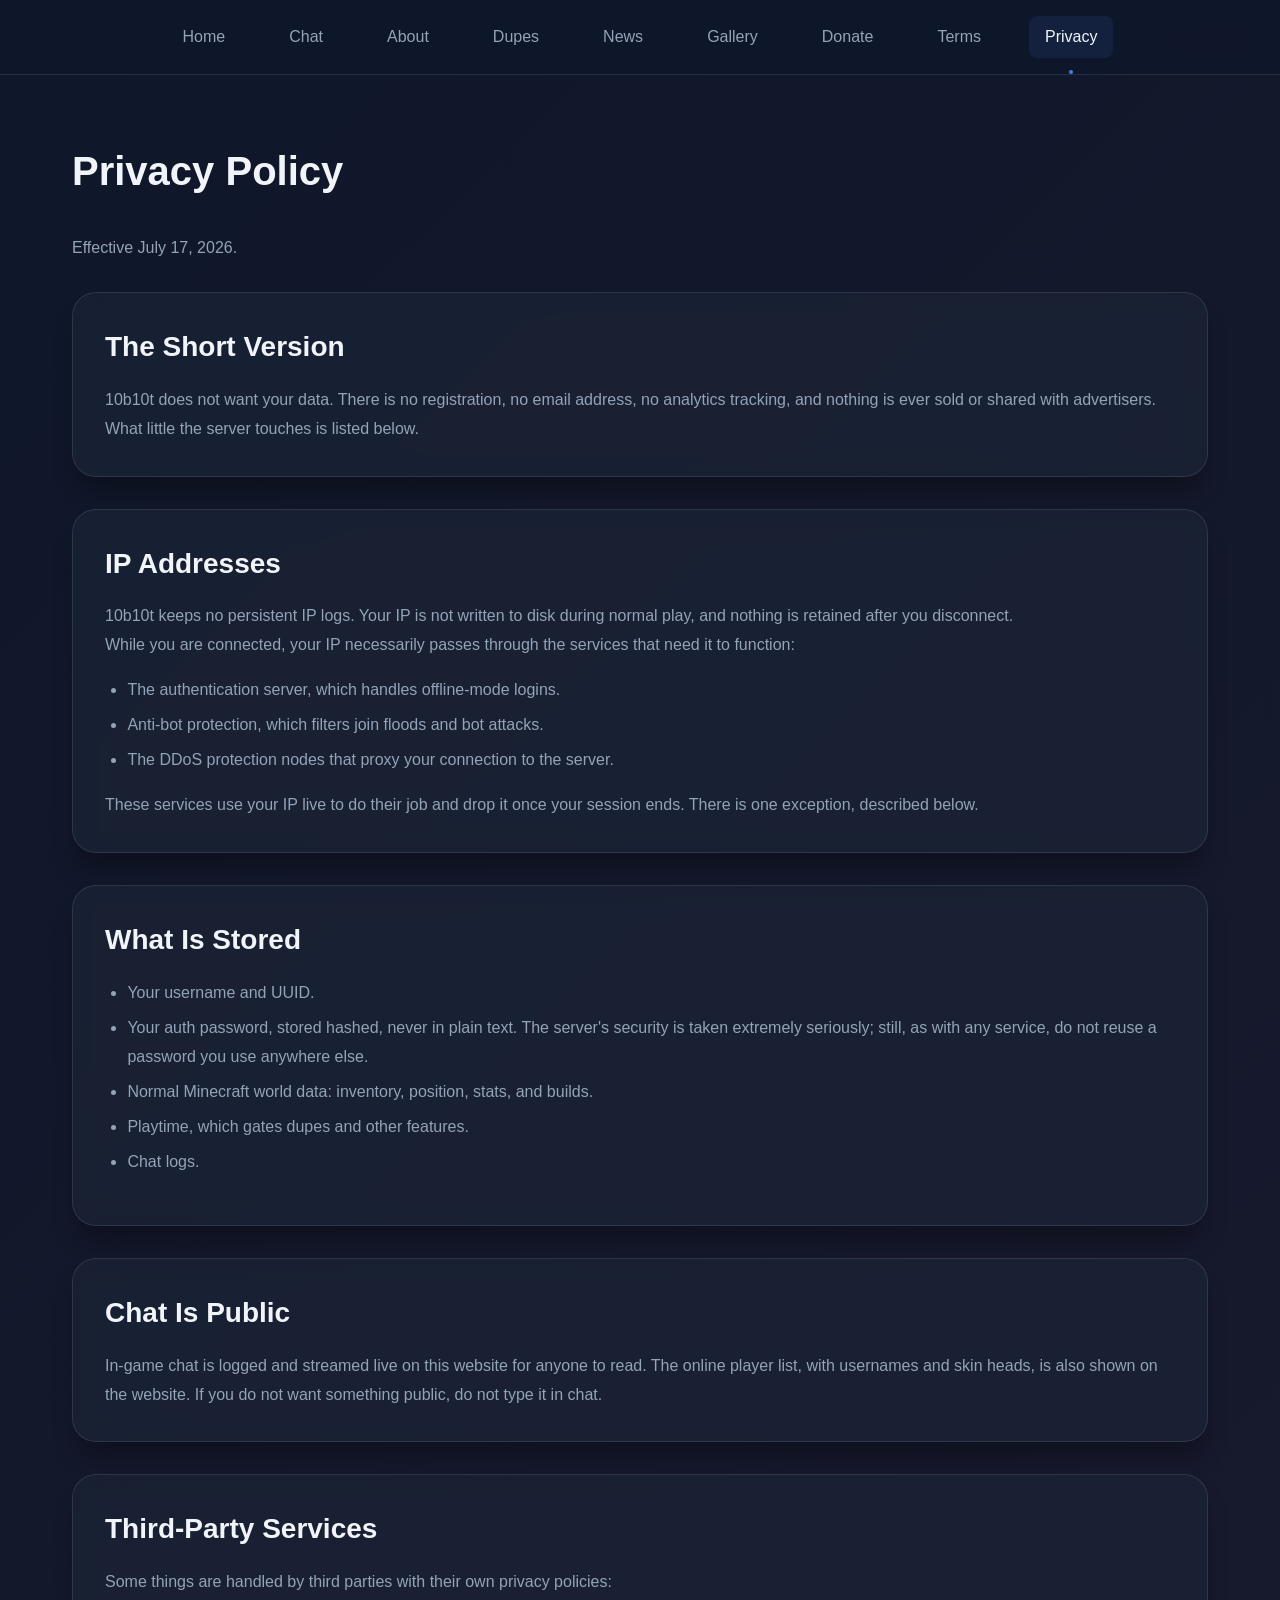
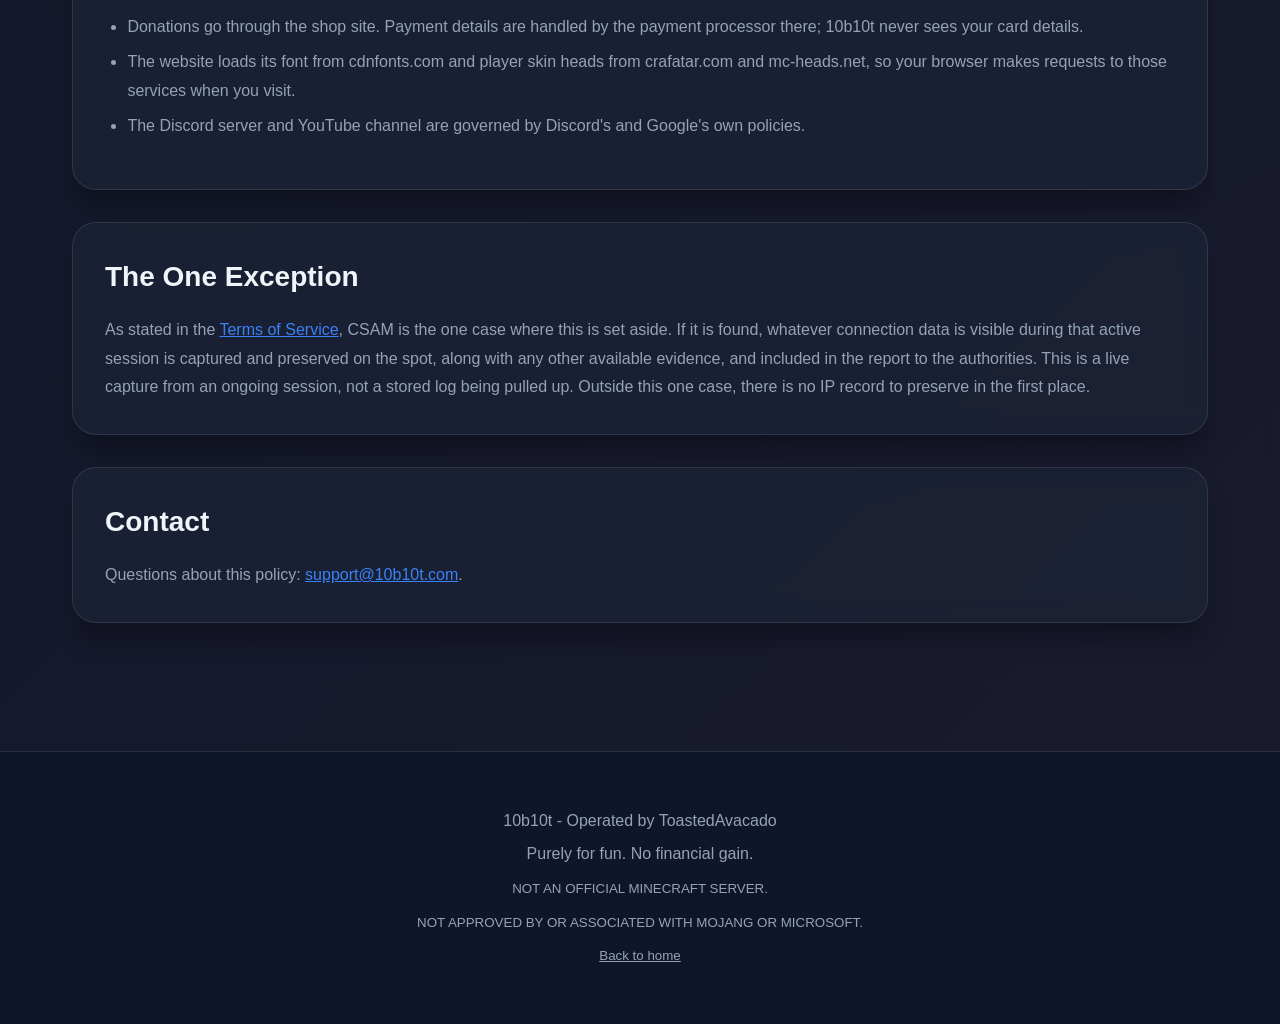
<file: privacy.html>
<!DOCTYPE html>
<html lang="en">
<head>
    <meta charset="UTF-8">
    <meta name="viewport" content="width=device-width, initial-scale=1.0">
    <title>Privacy Policy - 10b10t</title>
    <meta name="description" content="Privacy Policy for 10b10t, a Minecraft anarchy server">
    <link rel="icon" type="image/x-icon" href="images/favicon.ico">
    <link href="https://fonts.cdnfonts.com/css/minecraft-4" rel="stylesheet">
    <link href="style.css" rel="stylesheet">
</head>
<body>
    <!-- Navigation -->
    <nav class="navbar">
        <div class="nav-container">
            <a href="index.html#home" class="nav-link">Home</a>
            <a href="index.html#chat" class="nav-link">Chat</a>
            <a href="index.html#about" class="nav-link">About</a>
            <a href="index.html#dupes" class="nav-link">Dupes</a>
            <a href="index.html#news" class="nav-link">News</a>
            <a href="index.html#gallery" class="nav-link">Gallery</a>
            <a href="index.html#donate" class="nav-link">Donate</a>
            <a href="terms.html" class="nav-link">Terms</a>
            <a href="privacy.html" class="nav-link active">Privacy</a>
        </div>
    </nav>

    <!-- Main Content -->
    <main class="container">
        <section class="section">
            <h2 class="section-title">Privacy Policy</h2>
            <p class="terms-updated">Effective July 17, 2026.</p>

            <div class="card terms-card">
                <h2>The Short Version</h2>
                <p>10b10t does not want your data. There is no registration, no email address, no analytics tracking, and nothing is ever sold or shared with advertisers. What little the server touches is listed below.</p>
            </div>

            <div class="card terms-card">
                <h2>IP Addresses</h2>
                <p>10b10t keeps no persistent IP logs. Your IP is not written to disk during normal play, and nothing is retained after you disconnect.</p>
                <p>While you are connected, your IP necessarily passes through the services that need it to function:</p>
                <ul>
                    <li>The authentication server, which handles offline-mode logins.</li>
                    <li>Anti-bot protection, which filters join floods and bot attacks.</li>
                    <li>The DDoS protection nodes that proxy your connection to the server.</li>
                </ul>
                <p>These services use your IP live to do their job and drop it once your session ends. There is one exception, described below.</p>
            </div>

            <div class="card terms-card">
                <h2>What Is Stored</h2>
                <ul>
                    <li>Your username and UUID.</li>
                    <li>Your auth password, stored hashed, never in plain text. The server's security is taken extremely seriously; still, as with any service, do not reuse a password you use anywhere else.</li>
                    <li>Normal Minecraft world data: inventory, position, stats, and builds.</li>
                    <li>Playtime, which gates dupes and other features.</li>
                    <li>Chat logs.</li>
                </ul>
            </div>

            <div class="card terms-card">
                <h2>Chat Is Public</h2>
                <p>In-game chat is logged and streamed live on this website for anyone to read. The online player list, with usernames and skin heads, is also shown on the website. If you do not want something public, do not type it in chat.</p>
            </div>

            <div class="card terms-card">
                <h2>Third-Party Services</h2>
                <p>Some things are handled by third parties with their own privacy policies:</p>
                <ul>
                    <li>Donations go through the shop site. Payment details are handled by the payment processor there; 10b10t never sees your card details.</li>
                    <li>The website loads its font from cdnfonts.com and player skin heads from crafatar.com and mc-heads.net, so your browser makes requests to those services when you visit.</li>
                    <li>The Discord server and YouTube channel are governed by Discord's and Google's own policies.</li>
                </ul>
            </div>

            <div class="card terms-card">
                <h2>The One Exception</h2>
                <p>As stated in the <a href="terms.html">Terms of Service</a>, CSAM is the one case where this is set aside. If it is found, whatever connection data is visible during that active session is captured and preserved on the spot, along with any other available evidence, and included in the report to the authorities. This is a live capture from an ongoing session, not a stored log being pulled up. Outside this one case, there is no IP record to preserve in the first place.</p>
            </div>

            <div class="card terms-card">
                <h2>Contact</h2>
                <p>Questions about this policy: <a href="mailto:support@10b10t.com">support@10b10t.com</a>.</p>
            </div>
        </section>
    </main>

    <!-- Footer -->
    <footer class="footer">
        <div class="footer-content">
            <p>10b10t - Operated by ToastedAvacado</p>
            <p>Purely for fun. No financial gain.</p>
            <p><small>NOT AN OFFICIAL MINECRAFT SERVER.</small></p>
            <p><small>NOT APPROVED BY OR ASSOCIATED WITH MOJANG OR MICROSOFT.</small></p>
            <p><small><a href="index.html">Back to home</a></small></p>
        </div>
    </footer>
</body>
</html>
</file>
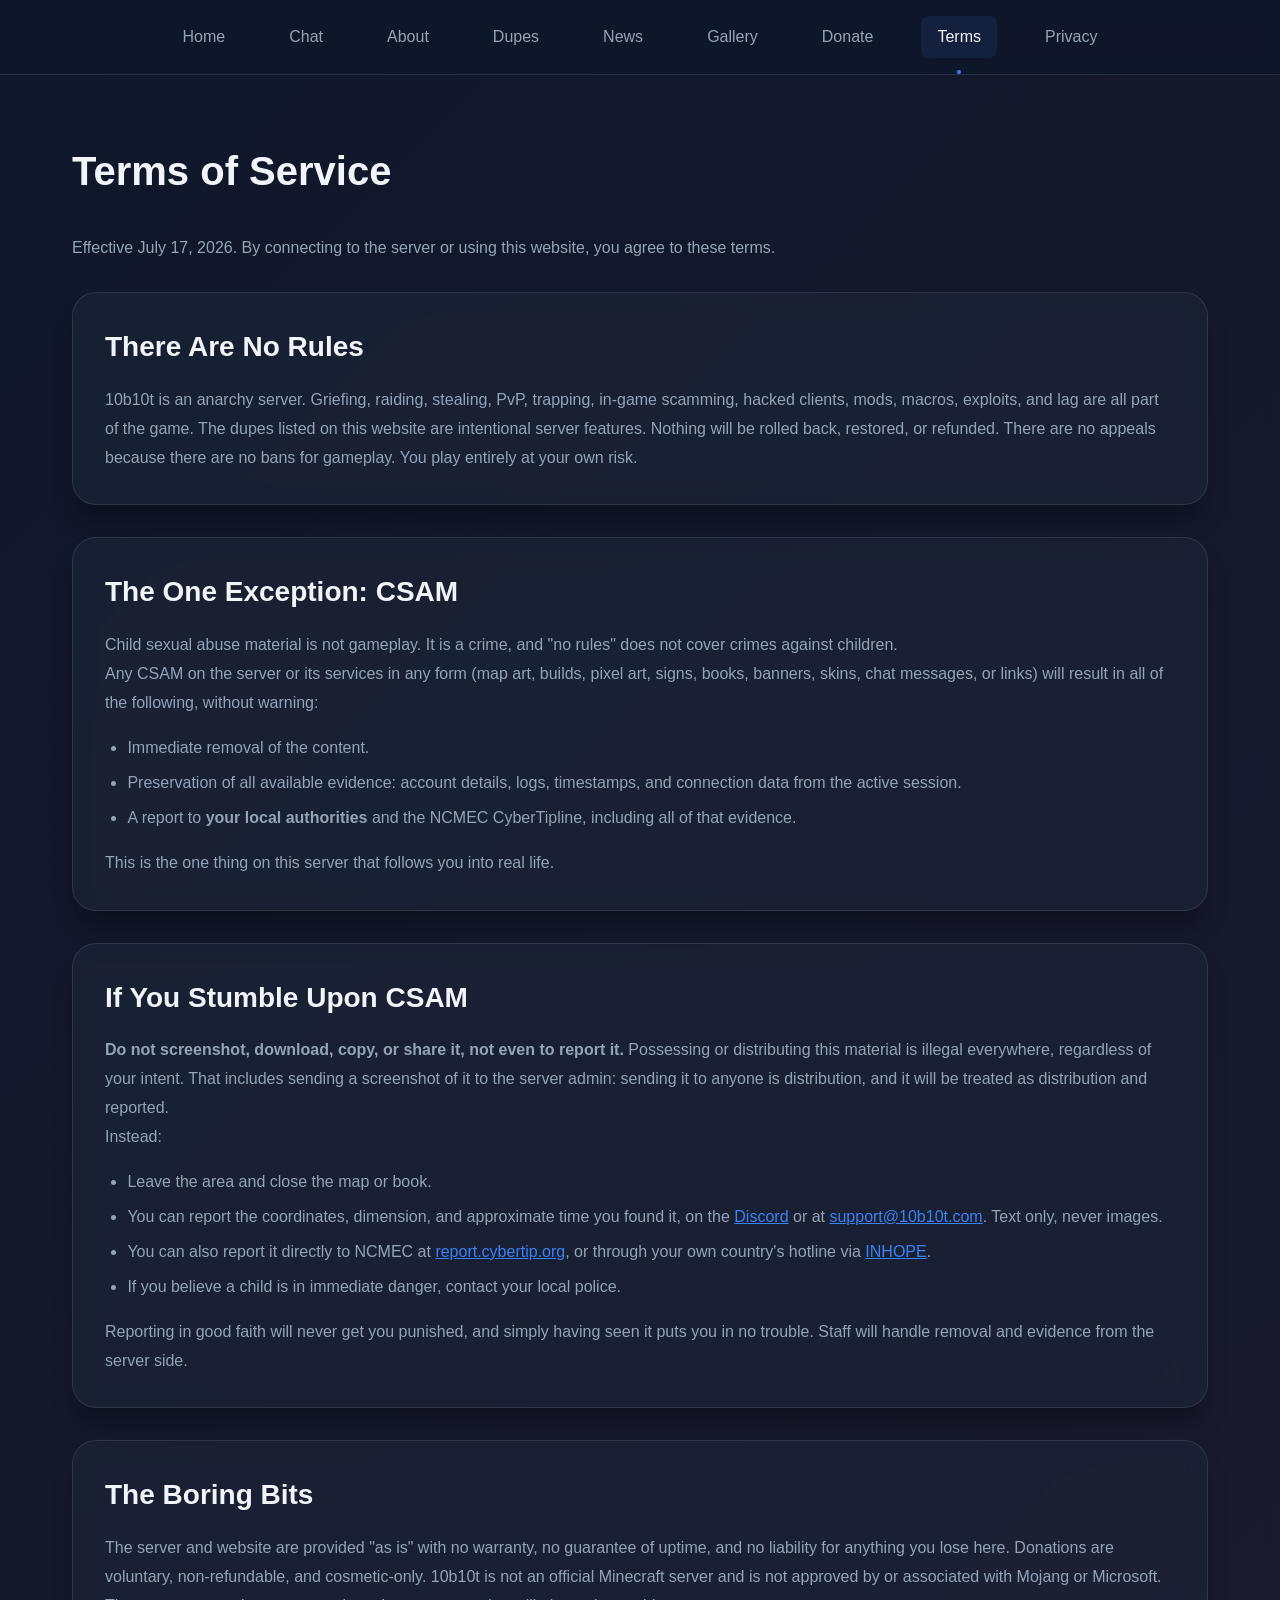
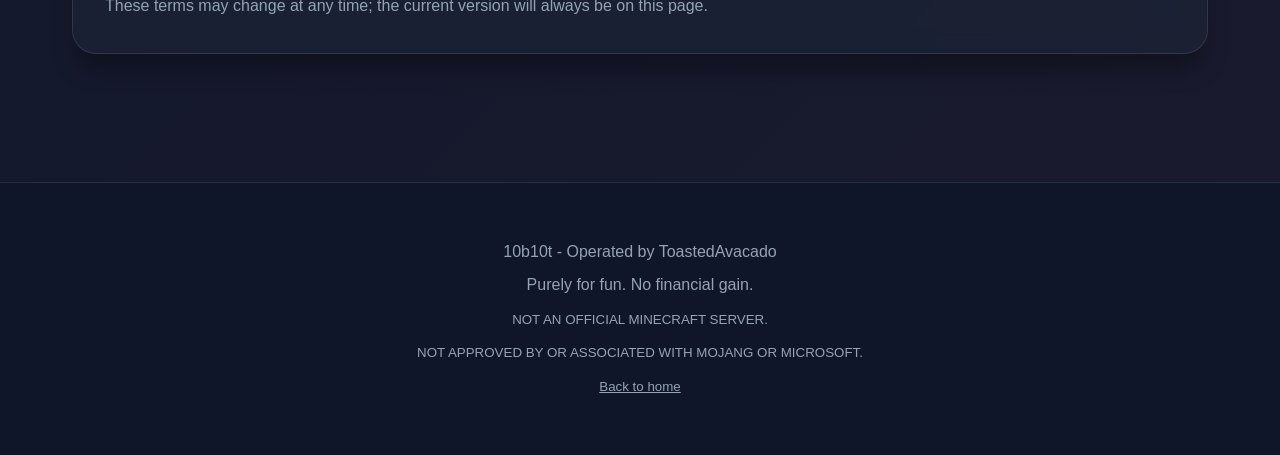
<file: terms.html>
<!DOCTYPE html>
<html lang="en">
<head>
    <meta charset="UTF-8">
    <meta name="viewport" content="width=device-width, initial-scale=1.0">
    <title>Terms of Service - 10b10t</title>
    <meta name="description" content="Terms of Service for 10b10t, a Minecraft anarchy server">
    <link rel="icon" type="image/x-icon" href="images/favicon.ico">
    <link href="https://fonts.cdnfonts.com/css/minecraft-4" rel="stylesheet">
    <link href="style.css" rel="stylesheet">
</head>
<body>
    <!-- Navigation -->
    <nav class="navbar">
        <div class="nav-container">
            <a href="index.html#home" class="nav-link">Home</a>
            <a href="index.html#chat" class="nav-link">Chat</a>
            <a href="index.html#about" class="nav-link">About</a>
            <a href="index.html#dupes" class="nav-link">Dupes</a>
            <a href="index.html#news" class="nav-link">News</a>
            <a href="index.html#gallery" class="nav-link">Gallery</a>
            <a href="index.html#donate" class="nav-link">Donate</a>
            <a href="terms.html" class="nav-link active">Terms</a>
            <a href="privacy.html" class="nav-link">Privacy</a>
        </div>
    </nav>

    <!-- Main Content -->
    <main class="container">
        <section class="section">
            <h2 class="section-title">Terms of Service</h2>
            <p class="terms-updated">Effective July 17, 2026. By connecting to the server or using this website, you agree to these terms.</p>

            <div class="card terms-card">
                <h2>There Are No Rules</h2>
                <p>10b10t is an anarchy server. Griefing, raiding, stealing, PvP, trapping, in-game scamming, hacked clients, mods, macros, exploits, and lag are all part of the game. The dupes listed on this website are intentional server features. Nothing will be rolled back, restored, or refunded. There are no appeals because there are no bans for gameplay. You play entirely at your own risk.</p>
            </div>

            <div class="card terms-card">
                <h2>The One Exception: CSAM</h2>
                <p>Child sexual abuse material is not gameplay. It is a crime, and "no rules" does not cover crimes against children.</p>
                <p>Any CSAM on the server or its services in any form (map art, builds, pixel art, signs, books, banners, skins, chat messages, or links) will result in all of the following, without warning:</p>
                <ul>
                    <li>Immediate removal of the content.</li>
                    <li>Preservation of all available evidence: account details, logs, timestamps, and connection data from the active session.</li>
                    <li>A report to <strong>your local authorities</strong> and the NCMEC CyberTipline, including all of that evidence.</li>
                </ul>
                <p>This is the one thing on this server that follows you into real life.</p>
            </div>

            <div class="card terms-card">
                <h2>If You Stumble Upon CSAM</h2>
                <p><strong>Do not screenshot, download, copy, or share it, not even to report it.</strong> Possessing or distributing this material is illegal everywhere, regardless of your intent. That includes sending a screenshot of it to the server admin: sending it to anyone is distribution, and it will be treated as distribution and reported.</p>
                <p>Instead:</p>
                <ul>
                    <li>Leave the area and close the map or book.</li>
                    <li>You can report the coordinates, dimension, and approximate time you found it, on the <a href="https://discord.gg/RYD6DbWEPs" target="_blank" rel="noopener noreferrer">Discord</a> or at <a href="mailto:support@10b10t.com">support@10b10t.com</a>. Text only, never images.</li>
                    <li>You can also report it directly to NCMEC at <a href="https://report.cybertip.org" target="_blank" rel="noopener noreferrer">report.cybertip.org</a>, or through your own country's hotline via <a href="https://www.inhope.org" target="_blank" rel="noopener noreferrer">INHOPE</a>.</li>
                    <li>If you believe a child is in immediate danger, contact your local police.</li>
                </ul>
                <p>Reporting in good faith will never get you punished, and simply having seen it puts you in no trouble. Staff will handle removal and evidence from the server side.</p>
            </div>

            <div class="card terms-card">
                <h2>The Boring Bits</h2>
                <p>The server and website are provided "as is" with no warranty, no guarantee of uptime, and no liability for anything you lose here. Donations are voluntary, non-refundable, and cosmetic-only. 10b10t is not an official Minecraft server and is not approved by or associated with Mojang or Microsoft. These terms may change at any time; the current version will always be on this page.</p>
            </div>
        </section>
    </main>

    <!-- Footer -->
    <footer class="footer">
        <div class="footer-content">
            <p>10b10t - Operated by ToastedAvacado</p>
            <p>Purely for fun. No financial gain.</p>
            <p><small>NOT AN OFFICIAL MINECRAFT SERVER.</small></p>
            <p><small>NOT APPROVED BY OR ASSOCIATED WITH MOJANG OR MICROSOFT.</small></p>
            <p><small><a href="index.html">Back to home</a></small></p>
        </div>
    </footer>
</body>
</html>
</file>
<file: style.css>
/* Modern Design System - Blue & Gold Theme */
:root {
	--primary: #3b82f6;       /* Blue */
	--primary-dark: #2563eb;  /* Deep Blue */
	--secondary: #fbbf24;    /* Goldish Yellow */
	--success: #10b981;
	--danger: #ef4444;
	--warning: #f59e0b;
	--dark: #0f172a;
	--dark-light: #1e293b;
	--dark-lighter: #334155;
	--text: #f1f5f9;
	--text-muted: #94a3b8;
	--border: rgba(255, 255, 255, 0.1);
	--shadow: 0 20px 25px -5px rgba(0, 0, 0, 0.3);
	--shadow-lg: 0 25px 50px -12px rgba(0, 0, 0, 0.5);
}

* {
	margin: 0;
	padding: 0;
	box-sizing: border-box;
}

html {
	scroll-behavior: smooth;
}

body {
	font-family: -apple-system, BlinkMacSystemFont, 'Segoe UI', Roboto, Oxygen, Ubuntu, Cantarell, sans-serif;
	background: linear-gradient(135deg, var(--dark) 0%, #1a1a2e 100%);
	color: var(--text);
	line-height: 1.6;
	min-height: 100vh;
}

/* Hero Section */
.hero {
	height: 100vh;
	position: relative;
	display: flex;
	align-items: center;
	justify-content: center;
	text-align: center;
	background: url('images/1.png') center/cover no-repeat;
	overflow: hidden;
}

.hero-overlay {
	position: absolute;
	inset: 0;
	background: linear-gradient(135deg, rgba(15, 23, 42, 0.9) 0%, rgba(30, 41, 59, 0.85) 100%);
}

.hero-content {
	position: relative;
	z-index: 2;
	max-width: 800px;
	padding: 2rem;
	display: flex;
	flex-direction: column;
	align-items: center;
}

.hero-title {
	font-size: clamp(4rem, 15vw, 8rem);
	font-weight: 900;
	margin-bottom: 1rem;
	letter-spacing: 0.05em;
	animation: fadeInUp 1s ease;
	line-height: 0.9;
	text-align: left;
	align-self: center;
	font-family: 'Minecraft', monospace;
	text-shadow:
	2px 2px 0px rgba(0, 0, 0, 0.4),
	4px 4px 0px rgba(0, 0, 0, 0.3),
	6px 6px 0px rgba(0, 0, 0, 0.2),
	8px 8px 0px rgba(0, 0, 0, 0.1);
	image-rendering: pixelated;
	-webkit-font-smoothing: none;
	-moz-osx-font-smoothing: grayscale;
}

.hero-title-indent {
	padding-left: 0.1em;
}

.hero-subtitle {
	font-size: clamp(1.25rem, 3vw, 1.75rem);
	color: var(--text-muted);
	margin-bottom: 2rem;
	animation: fadeInUp 1s ease 0.2s both, float 3s ease-in-out infinite;
	white-space: pre-line;
	line-height: 1.3;
	text-align: left;
	align-self: center;
}

.server-ip {
	display: inline-flex;
	align-items: center;
	gap: 1rem;
	background: rgba(59, 130, 246, 0.1);
	backdrop-filter: blur(10px);
	border: 1px solid var(--border);
	padding: 1rem 2rem;
	border-radius: 100px;
	animation: fadeInUp 1s ease 0.4s both;
	box-shadow: var(--shadow);
}

.ip-label {
	color: var(--text-muted);
	font-size: 0.875rem;
	text-transform: uppercase;
	letter-spacing: 0.05em;
}

.ip-address {
	font-size: 1.5rem;
	font-weight: 700;
	color: var(--text);
}

.copy-btn {
	padding: 0.5rem 1.5rem;
	background: var(--primary);
	color: white;
	border: none;
	border-radius: 50px;
	font-weight: 600;
	cursor: pointer;
	transition: all 0.3s;
}

.copy-btn:hover {
	background: var(--primary-dark);
	transform: scale(1.05);
}

.scroll-indicator {
	position: absolute;
	bottom: 2rem;
	left: 50%;
	transform: translateX(-50%);
	font-size: 2rem;
	animation: bounce 2s infinite;
	color: var(--text-muted);
}

/* Navigation */
.navbar {
	position: sticky;
	top: 0;
	z-index: 100;
	background: rgba(15, 23, 42, 0.95);
	backdrop-filter: blur(10px);
	border-bottom: 1px solid var(--border);
}

.nav-container {
	max-width: 1200px;
	margin: 0 auto;
	padding: 1rem 2rem;
	display: flex;
	gap: 2rem;
	justify-content: center;
}

.nav-link {
	color: var(--text-muted);
	text-decoration: none;
	font-weight: 500;
	padding: 0.5rem 1rem;
	border-radius: 8px;
	transition: all 0.3s;
	position: relative;
}

.nav-link:hover,
.nav-link.active {
	color: var(--text);
	background: rgba(59, 130, 246, 0.1);
}

.nav-link.active::after {
	content: '';
	position: absolute;
	bottom: -1rem;
	left: 50%;
	transform: translateX(-50%);
	width: 4px;
	height: 4px;
	background: var(--primary);
	border-radius: 50%;
}

/* Container */
.container {
	max-width: 1200px;
	margin: 0 auto;
	padding: 4rem 2rem;
}

.section {
	margin-bottom: 4rem;
}

.section-title {
	font-size: 2.5rem;
	margin-bottom: 2rem;
	color: var(--text);
}

/* Cards */
.card {
	background: rgba(30, 41, 59, 0.5);
	backdrop-filter: blur(10px);
	border: 1px solid var(--border);
	border-radius: 24px;
	padding: 2rem;
	margin-bottom: 2rem;
	box-shadow: var(--shadow);
	transition: all 0.3s;
}

.card:hover {
	transform: translateY(-5px);
	box-shadow: var(--shadow-lg);
	border-color: var(--primary);
}

.card h2 {
	color: var(--text);
	margin-bottom: 1rem;
	font-size: 1.75rem;
}

.card p {
	color: var(--text-muted);
	line-height: 1.8;
}

/* Status Card */
.status-card {
	background: linear-gradient(135deg, rgba(59, 130, 246, 0.1) 0%, rgba(251, 191, 36, 0.1) 100%);
	backdrop-filter: blur(10px);
	border: 1px solid var(--border);
	border-radius: 24px;
	padding: 2rem;
	box-shadow: var(--shadow-lg);
}

.status-card h2 {
	margin-bottom: 1.5rem;
	font-size: 1.75rem;
}

.status-grid {
	display: grid;
	grid-template-columns: repeat(auto-fit, minmax(250px, 1fr));
	gap: 1.5rem;
}

.status-item {
	background: rgba(15, 23, 42, 0.5);
	padding: 1.5rem;
	border-radius: 16px;
	border: 1px solid var(--border);
}

.status-item.full-width {
	grid-column: 1 / -1;
}

.status-label {
	display: block;
	color: var(--text-muted);
	font-size: 0.875rem;
	text-transform: uppercase;
	letter-spacing: 0.05em;
	margin-bottom: 0.5rem;
}

.status-value {
	display: block;
	font-size: 1.5rem;
	font-weight: 700;
}

.status-value.online {
	color: var(--success);
}

.status-value.offline {
	color: var(--danger);
}

/* Player Grid */
.player-grid {
	display: grid;
	grid-template-columns: repeat(auto-fill, minmax(80px, 1fr));
	gap: 1rem;
	margin-top: 1rem;
}

.player-item {
	display: flex;
	flex-direction: column;
	align-items: center;
	text-align: center;
}

.player-head {
	width: 48px;
	height: 48px;
	border-radius: 8px;
	border: 2px solid var(--primary);
	margin-bottom: 0.5rem;
	image-rendering: pixelated;
}

.player-name {
	font-size: 0.75rem;
	color: var(--text-muted);
	word-break: break-word;
}

/* Stats Grid */
.stats-grid {
	display: grid;
	grid-template-columns: repeat(auto-fit, minmax(150px, 1fr));
	gap: 2rem;
	margin-top: 2rem;
}

.stat {
	text-align: center;
}

.stat-value {
	font-size: 3rem;
	font-weight: 900;
	color: var(--primary);
	display: block;
}

.stat-label {
	color: var(--text-muted);
	font-size: 0.875rem;
	text-transform: uppercase;
	letter-spacing: 0.05em;
	margin-top: 0.5rem;
}

/* Hardware List */
.hardware-list {
	display: flex;
	flex-direction: column;
	gap: 1rem;
	margin-top: 1rem;
}

.hardware-item {
	display: flex;
	justify-content: space-between;
	align-items: center;
	padding: 1rem;
	background: rgba(15, 23, 42, 0.5);
	border-radius: 12px;
	border: 1px solid var(--border);
}

.hw-label {
	color: var(--primary);
	font-weight: 600;
	text-transform: uppercase;
	font-size: 0.875rem;
}

.hw-value {
	color: var(--text);
}

/* News Grid */
.news-grid {
	display: grid;
	grid-template-columns: repeat(auto-fill, minmax(280px, 1fr));
	gap: 1.5rem;
}

.news-card {
	background: rgba(30, 41, 59, 0.5);
	backdrop-filter: blur(10px);
	border: 1px solid var(--border);
	border-radius: 16px;
	padding: 1.5rem;
	transition: all 0.3s;
	cursor: pointer;
}

.news-card:hover {
	transform: translateY(-5px);
	border-color: var(--primary);
	box-shadow: var(--shadow);
}

.news-date {
	color: var(--primary);
	font-size: 0.875rem;
	font-weight: 600;
	margin-bottom: 0.5rem;
	text-transform: uppercase;
	letter-spacing: 0.05em;
}

.news-card h3 {
	color: var(--text);
	font-size: 1.25rem;
	margin-bottom: 0.75rem;
}

.news-card p {
	color: var(--text-muted);
	font-size: 0.95rem;
	line-height: 1.6;
}

/* Gallery */
.gallery-grid {
	display: grid;
	grid-template-columns: repeat(auto-fill, minmax(300px, 1fr));
	gap: 1.5rem;
}

.gallery-item {
	position: relative;
	border-radius: 16px;
	overflow: hidden;
	aspect-ratio: 16/9;
	cursor: pointer;
	transition: transform 0.3s;
}

.gallery-item:hover {
	transform: scale(1.05);
}

.gallery-item img {
	width: 100%;
	height: 100%;
	object-fit: cover;
	display: block;
}

/* Donation Card */
.donation-card {
	background: linear-gradient(135deg, rgba(59, 130, 246, 0.1) 0%, rgba(251, 191, 36, 0.1) 100%);
	text-align: center;
}

.donation-progress {
	margin: 2rem 0;
}

.progress-bar {
	width: 100%;
	height: 12px;
	background: rgba(15, 23, 42, 0.5);
	border-radius: 100px;
	overflow: hidden;
	margin-bottom: 0.5rem;
}

.progress-fill {
	height: 100%;
	background: var(--primary);
	transition: width 0.5s ease;
}

.progress-text {
	color: var(--text-muted);
	font-size: 0.875rem;
}

.donation-info {
	margin: 1.5rem 0;
	color: var(--text-muted);
	line-height: 1.8;
}

.donate-btn {
	padding: 1rem 3rem;
	background: linear-gradient(135deg, var(--primary) 0%, var(--primary-dark) 100%);
	color: white;
	border: none;
	border-radius: 100px;
	font-size: 1.125rem;
	font-weight: 700;
	cursor: pointer;
	transition: all 0.3s;
	box-shadow: var(--shadow);
	margin: 1rem 0;
}

.donate-btn:hover {
	transform: scale(1.05);
	box-shadow: var(--shadow-lg);
}

.perks {
	margin-top: 2rem;
	padding-top: 2rem;
	border-top: 1px solid var(--border);
}

.perks h3 {
	margin-bottom: 1rem;
}

.perks small {
	color: var(--text-muted);
	display: block;
	margin-top: 0.5rem;
}

/* Links Grid */
.links-grid {
	display: grid;
	grid-template-columns: repeat(auto-fit, minmax(250px, 1fr));
	gap: 1.5rem;
}

.link-card {
	background: rgba(30, 41, 59, 0.5);
	backdrop-filter: blur(10px);
	border: 1px solid var(--border);
	border-radius: 16px;
	padding: 2rem;
	text-align: center;
	text-decoration: none;
	color: var(--text);
	transition: all 0.3s;
}

.link-card:hover {
	transform: translateY(-5px);
	box-shadow: var(--shadow-lg);
}

.link-card.discord:hover {
	border-color: #5865f2;
	background: rgba(88, 101, 242, 0.1);
}

.link-card.discord:hover .link-icon {
	color: #5865f2;
}

.link-card.youtube:hover {
	border-color: #ff0000;
	background: rgba(255, 0, 0, 0.1);
}

.link-card.youtube:hover .link-icon {
	color: #ff0000;
}

.link-card.email:hover {
	border-color: var(--primary);
	background: rgba(59, 130, 246, 0.1);
}

.link-icon {
	font-size: 3rem;
	margin-bottom: 1rem;
	display: flex;
	justify-content: center;
	align-items: center;
	transition: color 0.3s;
}

.link-icon svg {
	width: 48px;
	height: 48px;
	transition: fill 0.3s;
}

.link-card h3 {
	margin-bottom: 0.5rem;
	font-size: 1.25rem;
}

.link-card p {
	color: var(--text-muted);
	font-size: 0.875rem;
}

/* Footer */
.footer {
	background: rgba(15, 23, 42, 0.95);
	border-top: 1px solid var(--border);
	padding: 3rem 2rem;
	text-align: center;
}

.footer-content p {
	color: var(--text-muted);
	margin: 0.5rem 0;
}

/* Animations */
@keyframes fadeInUp {
	from {
		opacity: 0;
		transform: translateY(30px);
	}
	to {
		opacity: 1;
		transform: translateY(0);
	}
}

@keyframes bounce {
	0%, 100% {
		transform: translateX(-50%) translateY(0);
	}
	50% {
		transform: translateX(-50%) translateY(-10px);
	}
}

@keyframes float {
	0%, 100% {
		transform: translateY(0);
	}
	50% {
		transform: translateY(-10px);
	}
}

/* Live Chat Styles - Minecraft Console */
.chat-card {
	max-width: 1000px;
	margin: 0 auto;
}

.chat-description {
	color: var(--text-muted);
	margin-bottom: 1rem;
	font-size: 0.875rem;
}

.chat-container {
	background: #000000;
	border-radius: 8px;
	padding: 1rem;
	max-height: 500px;
	overflow-y: auto;
	border: 2px solid #333333;
	font-family: 'Courier New', Consolas, monospace;
	font-size: 0.875rem;
	line-height: 1.5;
}

.chat-message {
	display: flex;
	align-items: flex-start;
	gap: 0.5rem;
	padding: 0.25rem 0;
	transition: background 0.1s;
	white-space: pre-wrap;
	word-wrap: break-word;
}

.chat-message:hover {
	background: rgba(255, 255, 255, 0.05);
}

.chat-time {
	font-size: 0.75rem;
	color: #888888;
	min-width: 60px;
	font-family: 'Courier New', Consolas, monospace;
}

.chat-head {
	width: 16px;
	height: 16px;
	border-radius: 2px;
	image-rendering: pixelated;
	margin-top: 2px;
}

.chat-player {
	font-weight: 600;
	color: #55FFFF;
	font-family: 'Courier New', Consolas, monospace;
}

.chat-text {
	color: #FFFFFF;
	word-wrap: break-word;
	flex: 1;
	font-family: 'Courier New', Consolas, monospace;
}

/* Console prefix styling */
.chat-message::before {
	content: '[INFO] ';
	color: #AAAAAA;
	font-weight: normal;
}

/* Scrollbar styling for chat - console theme */
.chat-container::-webkit-scrollbar {
	width: 10px;
}

.chat-container::-webkit-scrollbar-track {
	background: #1a1a1a;
	border-radius: 4px;
}

.chat-container::-webkit-scrollbar-thumb {
	background: #444444;
	border-radius: 4px;
}

.chat-container::-webkit-scrollbar-thumb:hover {
	background: #555555;
}

/* Dupes */
.dupe-intro {
	margin-bottom: 2rem;
}

.dupe-grid {
	display: grid;
	grid-template-columns: repeat(auto-fill, minmax(300px, 1fr));
	gap: 1.5rem;
}

.dupe-card {
	background: rgba(30, 41, 59, 0.5);
	backdrop-filter: blur(10px);
	border: 1px solid var(--border);
	border-radius: 16px;
	padding: 1.5rem;
	transition: all 0.3s;
	display: flex;
	flex-direction: column;
}

.dupe-card:hover {
	transform: translateY(-5px);
	border-color: var(--primary);
	box-shadow: var(--shadow);
}

.dupe-head {
	display: flex;
	justify-content: space-between;
	align-items: center;
	gap: 0.5rem;
	margin-bottom: 0.75rem;
}

.dupe-req {
	font-size: 0.75rem;
	font-weight: 700;
	text-transform: uppercase;
	letter-spacing: 0.05em;
	padding: 0.25rem 0.65rem;
	border-radius: 100px;
	border: 1px solid var(--border);
	white-space: nowrap;
}

.dupe-req.tier-easy {
	color: var(--success);
	background: rgba(16, 185, 129, 0.12);
}

.dupe-req.tier-mid {
	color: var(--primary);
	background: rgba(59, 130, 246, 0.12);
}

.dupe-req.tier-hard {
	color: var(--secondary);
	background: rgba(251, 191, 36, 0.12);
}

.dupe-req.tier-rank {
	color: #c084fc;
	background: rgba(192, 132, 252, 0.12);
}

.dupe-card h3 {
	color: var(--text);
	font-size: 1.25rem;
	margin-bottom: 0.5rem;
}

.dupe-card > p {
	color: var(--text-muted);
	font-size: 0.95rem;
	margin-bottom: 1rem;
}

.dupe-steps {
	color: var(--text-muted);
	font-size: 0.9rem;
	line-height: 1.6;
	margin: 0;
	padding-left: 1.2rem;
	display: flex;
	flex-direction: column;
	gap: 0.4rem;
}

.dupe-steps li {
	padding-left: 0.2rem;
}

/* Terms */
.terms-updated {
	color: var(--text-muted);
	margin-bottom: 2rem;
}

.terms-card ul {
	color: var(--text-muted);
	line-height: 1.8;
	margin: 1rem 0;
	padding-left: 1.4rem;
	display: flex;
	flex-direction: column;
	gap: 0.4rem;
}

.terms-card a {
	color: var(--primary);
}

.footer-content a {
	color: var(--text-muted);
}

/* Responsive Design */
@media (max-width: 768px) {
	.container {
		padding: 2rem 1rem;
	}

	.hero-title {
		font-size: 3rem;
	}

	.nav-container {
		flex-wrap: wrap;
		gap: 0.5rem;
	}

	.nav-link {
		padding: 0.5rem;
		font-size: 0.875rem;
	}

	.stats-grid {
		grid-template-columns: 1fr;
	}

	.status-grid {
		grid-template-columns: 1fr;
	}

	.news-grid {
		grid-template-columns: 1fr;
	}

	.dupe-grid {
		grid-template-columns: 1fr;
	}

	.gallery-grid {
		grid-template-columns: 1fr;
	}
}
</file>
